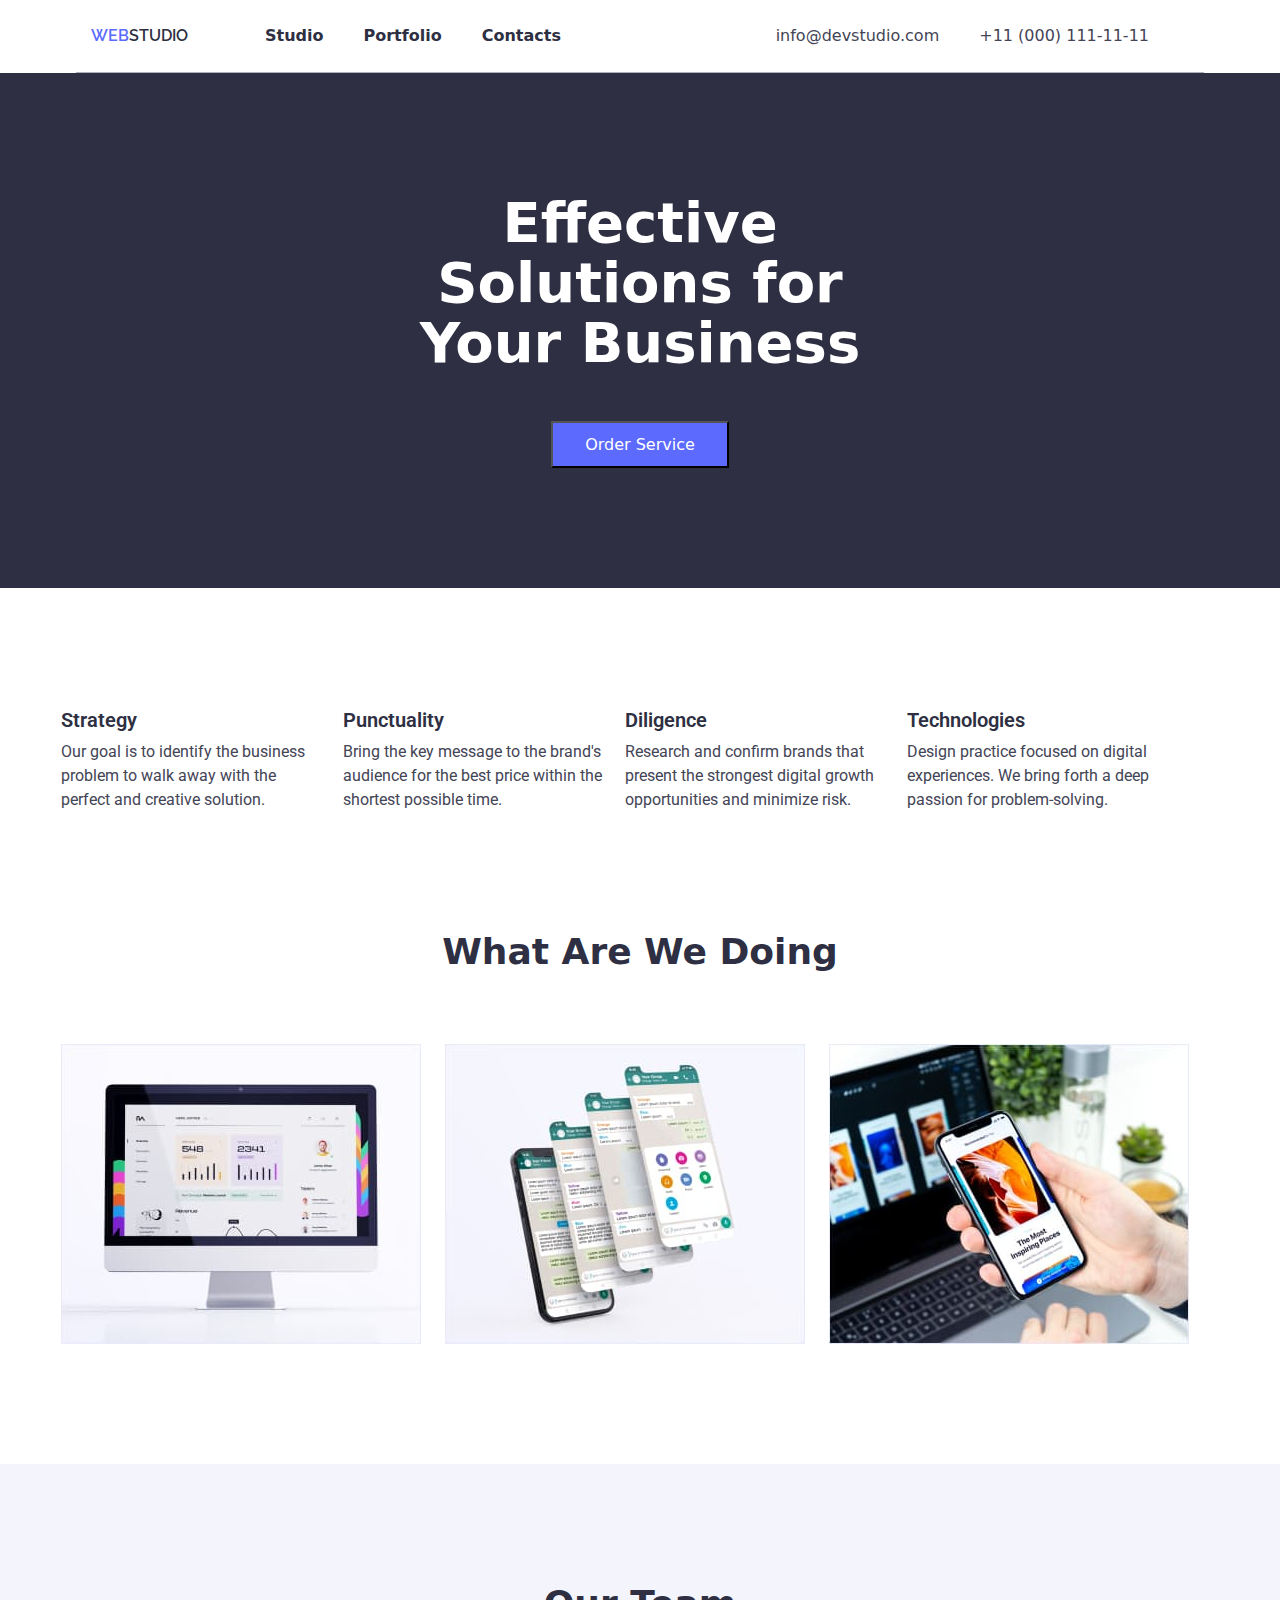
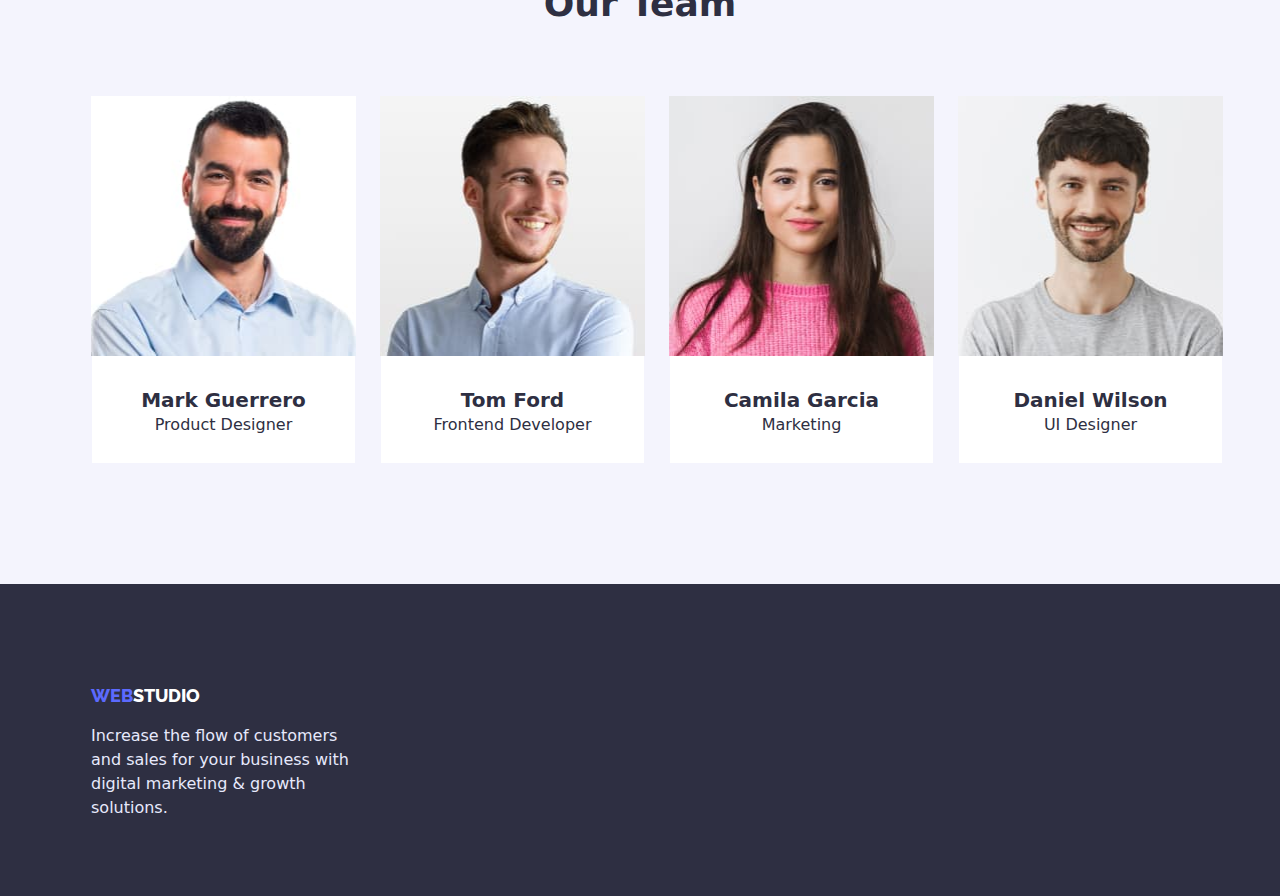
<file: index.html>
<!DOCTYPE html>
<html lang="en">
<head>
    <meta charset="UTF-8">
    <meta http-equiv="X-UA-Compatible" content="IE=edge">
    <meta name="viewport" content="width=device-width, initial-scale=1.0">
    <title>Main Page</title>
    <link rel="preconnect" href="https://fonts.googleapis.com"><link rel="preconnect" href="https://fonts.gstatic.com" crossorigin><link href="https://fonts.googleapis.com/css2?family=Raleway:wght@800&family=Roboto:wght@400;700&display=swap" rel="stylesheet">
    <link rel="stylesheet" href="./css/styles.css">
    <link rel="stylesheet" href="https://cdn.jsdelivr.net/npm/modern-normalize@1.1.0/modern-normalize.min.css">
</head>
<body>
    <main>
        <header class="container  header page-header-container">
            <nav class="page-nav">
                    <a href="" class=" studio link page-header  "><span class="web">Web</span>studio</a>
                    <ul class=" header-list list ">
                        <li class="header-list">
                            <a  class=" link page-header" href="index.html "> Studio</a></li>
                        <li class="header-list">
                            <a class=" link page-header " href=" portfolio.html "> Portfolio</a></li>
                        <li class="header-list">
                            <a class=" link page-header  " href="#contacts">Contacts</a></li>
            </ul>   
        </nav>
        <ul class="header-list list">
             <li class="header-link">
                <a class="Contacts page-header" href="mailto:info@devstudio.com">info@devstudio.com</a></li>
            <li class="header-link page-header">
                <a class="Contacts page-header" href="tel:+110001111111">+11 (000) 111-11-11</a></li>
        </ul> 
    </header> 
        <section class="solutions " id="studio">
            <div class="container" >
            <h1 class="solutions-title">
                Effective Solutions for Your Business
            </h1>
                <button type="button" class="btn btn-list">Order Service</button>
            </div>
            </section>
        <section class="skills ">
            <h2 class="visual skills">Our skills</h2>
            <div class="title-skills container2">
            <ul class="list-ul list ">
                    <li class="st-list">
                        <h3 class="title-list  ">Strategy</h3>
                        <p class="text "> Our goal is to identify the business problem to walk away with the perfect and creative solution.</p>
                    </li>
                    <li class="st-list">
                        <h3  class="title-list ">Punctuality</h3>
                     <p class="text"> Bring the key message to the brand's audience for the best price within the shortest possible time.</p>  
                    </li>
                    <li class="st-list">
                        <h3  class="title-list ">Diligence</h3>
                            <p class="text"> Research and confirm brands that present the strongest digital growth opportunities and minimize risk.</p></li>
                    <li class="st-list">
                        <h3  class="title-list ">Technologies</h3>
                      <p class="text">Design practice focused on digital experiences. We bring forth a deep passion for problem-solving.</p>  
                    </li>
                </ul>
            </div>  
            </section>
   
           <section class="foto">
            <div class="container2">
                <h2 class="kann-title">What are we doing</h2>
                <ul class="foto-list list">
                    <li class="foto-phone"><img src="./images/foto.jpg" alt="Laptop" width="360" height="300"></li>
                    <li class="foto-phone"><img src="./images/foto2.jpg" alt="Phones" width="360" height="300" ></li>
                    <li class="foto-phone"><img src="./images/foto3.jpg" alt="App in phone" width="360" height="300" ></li>
                </ul>
            </div>
            </section>
    <section class="team-title " >
        <div class="container">
   <h2 class="title-team ">Our Team </h2>
   <ul class="team-foto list container2">
    <li class="team-title-foto"> 
        <img src="./images/foto4.jpg" alt="Product Designer" width="265" height="260">
     <div class="  empployees-card-contant-wrapper">
        <h3 class="name">Mark Guerrero</h3>
        <p class="work">Product Designer</p>
    </div>
    </li>
       <li class="team-title-foto"><img src="./images/foto5.jpg" alt="Frontend Developer" width="265" height="260">
        <div class="empployees-card-contant-wrapper">
        <h3 class="name">Tom Ford</h3>
        <p class="work">Frontend Developer</p>
    </div>
    </li> 
    <li class="team-title-foto"><img src="./images/foto6.jpg" alt="Marketing" width="265" height="260">
        <div class="empployees-card-contant-wrapper">
            <h3 class="name">Camila Garcia </h3>
            <p class="work">Marketing</p>
        </div>
    </li>
    <li class="team-title-foto" ><img src="./images/foto7.jpg" alt="UI Designer" width="265" height="260">
        <div class="empployees-card-contant-wrapper">
            <h3 class="name">Daniel Wilson</h3>
            <p class="work">UI Designer</p>
        </div> 
    </li>
   </ul>
</div>
    </section>
    </main>
    <footer class="footer " id="contacts">
        <div class="container">
                <a class=" studio-footer link footer-end list " href=""><span class="web2">Web</span>studio</a></li>
        <p class="end-text">Increase the flow of customers and sales for your business with digital marketing & growth solutions.</p>
    </div>
    </footer>
</body>
</file>
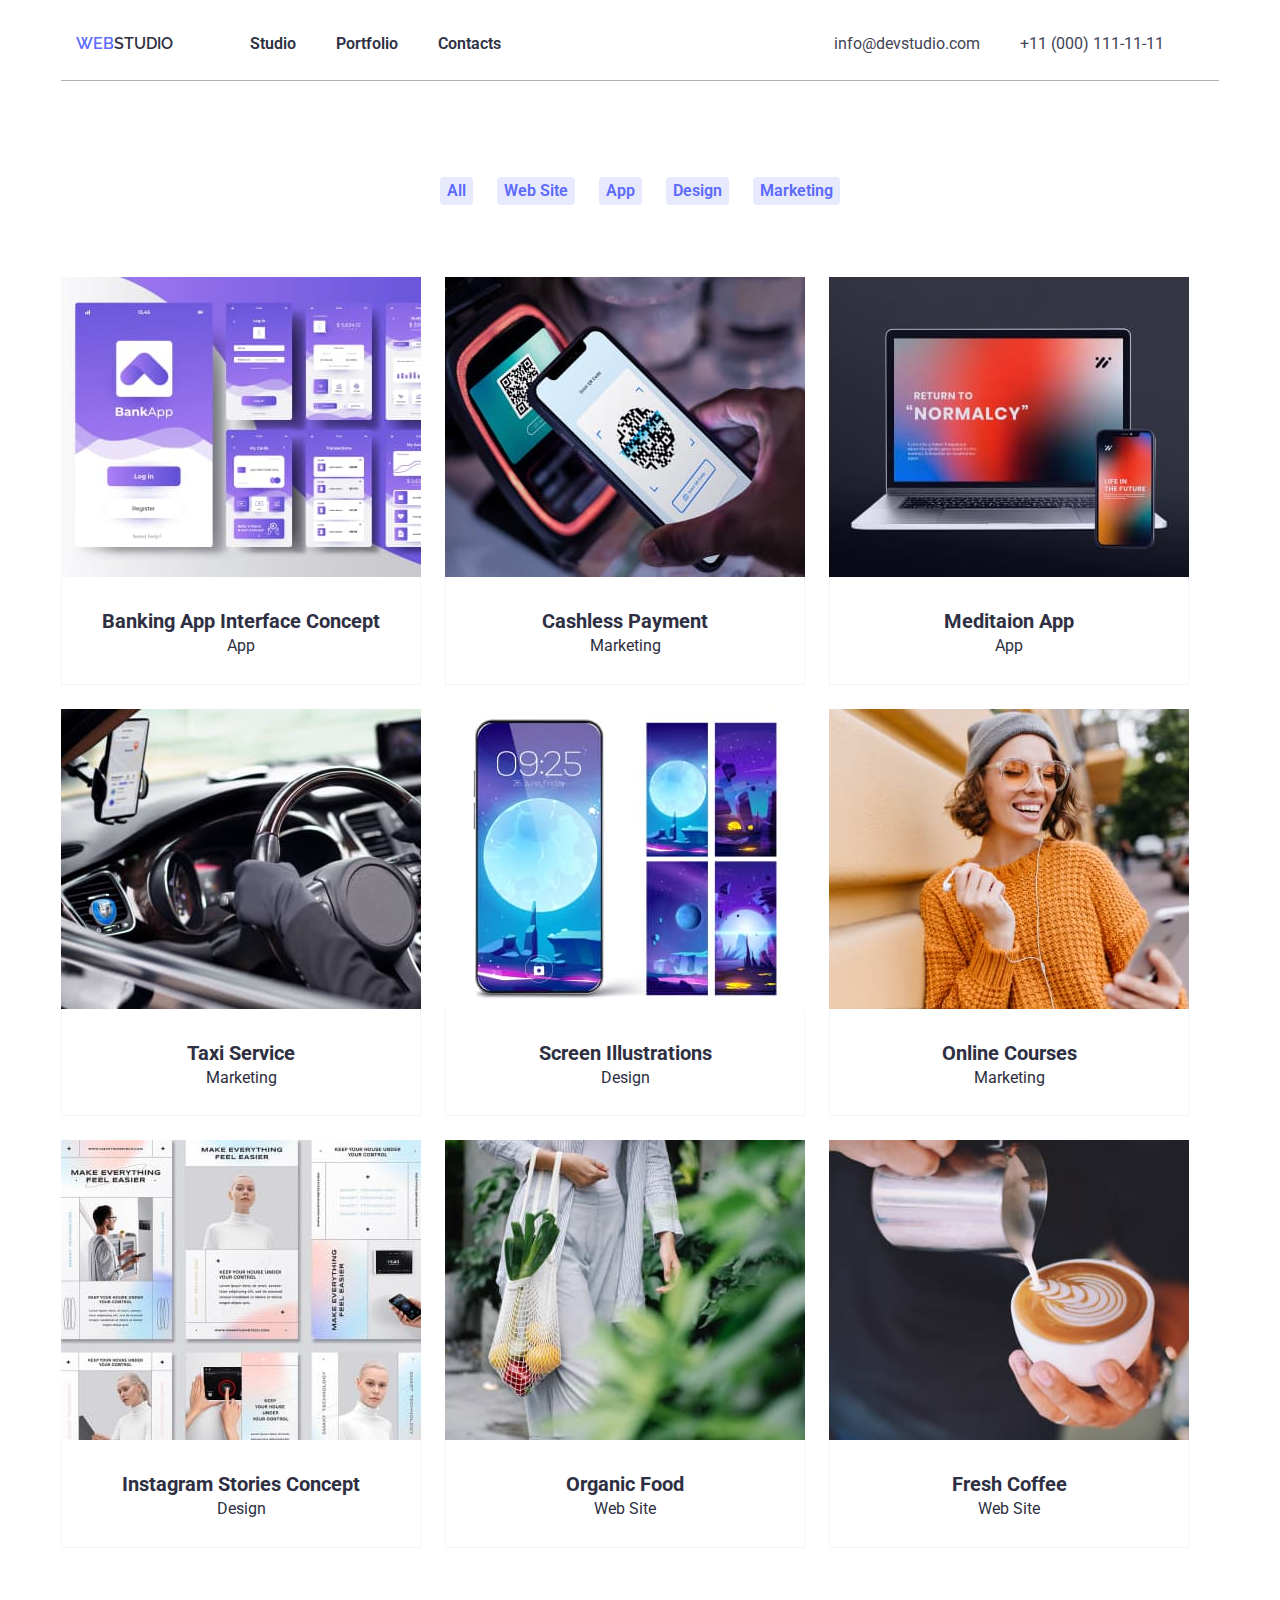
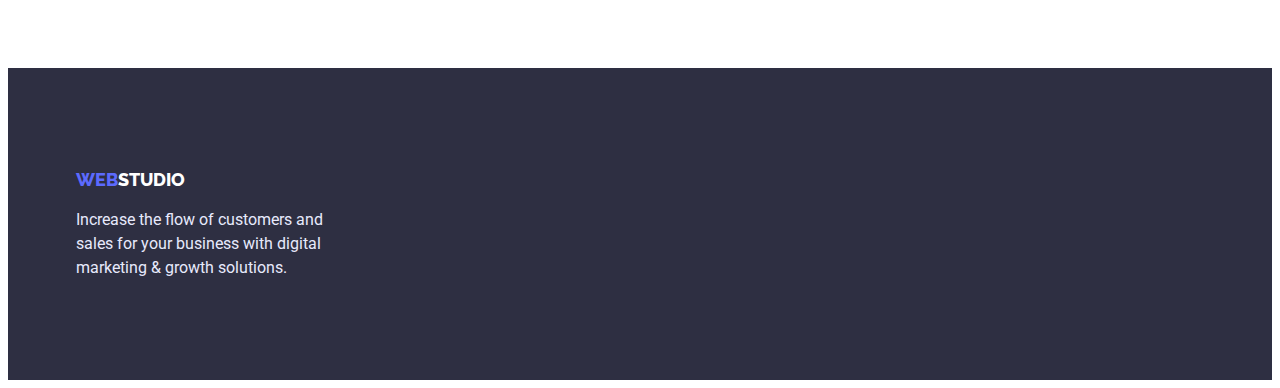
<file: portfolio.html>
<!DOCTYPE html>
<html lang="en">
<head>
    <meta charset="UTF-8">
    <meta http-equiv="X-UA-Compatible" content="IE=edge">
    <meta name="viewport" content="width=device-width, initial-scale=1.0">
    <title>Portfolio</title>
    <link rel="preconnect" href="https://fonts.googleapis.com">
    <link rel="preconnect" href="https://fonts.gstatic.com" crossorigin>
    <link href="https://fonts.googleapis.com/css2?family=Raleway:wght@800&family=Roboto:wght@400;700&display=swap" rel="stylesheet">
<link rel="stylesheet" href="./css/styles.css">
</head>
<body>
    <header class="container  page-header-container header">
        <nav class="page-nav">
            <a href="" class=" studio link page-header"><span class="web">Web</span>studio</a>
            <ul class=" header-list list ">
                <li class="header-list">
                    <a  class=" link page-header" href="index.html "> Studio</a></li>
                <li class="header-list">
                    <a class=" link page-header" href=" portfolio.html "> Portfolio</a></li>
                <li class="header-list">
                    <a class=" link page-header" href="#contacts">Contacts</a></li>
            </ul>
        </nav>
            <ul class="header-list list ">
                <li class=" header-link">
                    <a class=" Contacts page-header" href="mailto:info@devstudio.com">info@devstudio.com</a></li>
                <li class=" header-link">
                    <a class=" Contacts page-header" href="tel:+110001111111">+11 (000) 111-11-11</a></li>
            </ul>
    </header>
    <main>
    <section class="button2">
        <h1 class="Button visual " id="portfolio">Button</h1>
         <ul class="list-button">
        <li><button type="button" class=" button button-list ">All</button></li>
        <li><button type="button" class=" button button-list ">Web Site</button></li>
       <li><button type="button" class=" button button-list ">App</button></li> 
       <li><button type="button" class=" button button-list ">Design</button></li> 
        <li><button type="button" class=" button button-list ">Marketing</button></li>
    </ul>
</section>
    <section class="foto-team container2">
             <ul class=" team-foto-list list" >
            <li class=" team-title-foto">
                <img src="./portfolio-images/foto.jpg" alt="Banking " width="360" height="300">
               <div class="empployees-card-contant-wrapper " >
                <h2  class=" name">Banking App Interface Concept</h2>
                <p class=" work">App</p>
               </div>
            </li>
            <li class="team-title-foto">
                <img src="./portfolio-images/phone.jpg" alt="phone" width="360" height="300">
                <div class="empployees-card-contant-wrapper">
                    <h2 class="name">Cashless Payment</h2>
                    <p class="work" >Marketing</p>
                </div>
            </li>
            <li class=" team-title-foto">
                <img src="./portfolio-images/Laptop.jpg" alt="Meditaion App" width="360" height="300">
                <div  class="empployees-card-contant-wrapper">
                    <h2 class="name">Meditaion App</h2>
                    <p class="work">App</p>
                </div>
            </li>
            <li class="team-title-foto">
                <img src="./portfolio-images/taxi.jpg" alt="Taxi" width="360" height="300">  
                <div class="empployees-card-contant-wrapper" >
                    <h3 class="name">Taxi Service</h3>
                    <p class="work">Marketing</p>
                </div>
            </li>
            <li class="team-title-foto" >
                <img src="./portfolio-images/screen.jpg" alt="Screen" width="360" height="300">
               <div class="empployees-card-contant-wrapper">
                <h3 class="name">Screen Illustrations</h3>
                <p class="work" >Design</p>
               </div>
            </li>
            <li class="team-title-foto">
                <img src="./portfolio-images/online.jpg" alt="Online Courses" width="360" height="300">
               <div class="empployees-card-contant-wrapper" >
                <h3 class="name">Online Courses</h3>
                <p class="work">Marketing</p>
               </div>
            </li>
            <li class="team-title-foto">
                <img src="./portfolio-images/instagram.jpg" alt="Instagram Stories" width="360" height="300">
             <div class="empployees-card-contant-wrapper">  
                <h3 class="name">Instagram Stories Concept</h3>
               <p class="work">Design</p>
            </div>
        </li>
            <li class="team-title-foto">
                <img src="./portfolio-images/organic.jpg" alt="Organic Food" width="360" height="300">
                <div class="empployees-card-contant-wrapper" >
                    <h3 class="name" >Organic Food</h3>
                    <p class="work">Web Site</p>
                </div>
            </li>
            <li class="team-title-foto">
                <img src="./portfolio-images/coffee.jpg" alt="Fresh Coffee" width="360" height="300"> 
                <div class="empployees-card-contant-wrapper" >
                    <h3 class="name" >Fresh Coffee</h3>
                    <p class="work">Web Site</p>
                </div>
            </li>   
        </ul>
    </section>
 </main>  
 <footer class="footer" id="contacts">
    <div class="container">
        <ul class="footer-end list">
            <li class="studio-footer">
                <a class=" studio-footer link" href=""><span class="web">Web</span>studio</a></li>
        </ul>
        <p class="end-text">Increase the flow of customers and sales for your business with digital marketing & growth solutions.</p>
    </div>
    </footer>  
</body>
</html>
</file>
<file: css/styles.css>
:root{
    --title-color : #2E2F42;
    --typle-color:#5c6afd;
    --while-color:#FFFFFF;
    --typle2-color:#434455;
    --while2-color:#E7E9FC;
    --while3-color:#F4F4FD;
    --blue-color:#4D5AE5;
    --title2-color:#AFB1B8;
}

h1,
h2,
h3,
p{
margin-top: 0%;
margin-bottom: 0%;
}

ul{
margin-top: 0%;
margin-bottom: 0%;
padding-left: 0%;
}
img{
display: block;
}
.container{
width: 1128px;
margin-left: auto;
margin-right: auto;
padding-left: 15px;
padding-right: 15px;
}
.container2{
    width: 1158px;
    margin-left: auto;
    margin-right: auto;
}
/*-------------HEADER-------------- */
.header{
    border-bottom: 1px solid var(--title2-color);
}
.studio{
    margin-right: 77px;
}
.header-list:not(:last-child) {
    margin-right: 40px;
}
.page-header-container{
    display: flex;
    align-items: center;
}
.page-nav{
    display:flex;
    align-items: center;
}
.header-list{
    display: flex;
    align-items: center;
    margin-left: auto;
}
body{
    color:var(--title-color) ;
    font-family: 'Roboto',sans-serif;}
.web{
    color: var(--typle-color);
    text-transform: uppercase; 
    font-family: Raleway;
}
.studio{
    color:var(--title-color);
    text-transform: uppercase; 
    font-family: Raleway;
}
/*---------------BUTTON------------ */
.page-header{
    padding-top: 24px;
    padding-bottom: 24px;
}
.header-list :hover,
.header-list:focus{
color:var(--blue-color);
}

.button-list:hover,
.button-list:focus{  
    background-color:var(--blue-color);
    color: var(--while-color);}
.btn-list:focus,
.btn-list:hover{
    background-color: var(--blue-color);
    color:var(--while-color) ;
}
/* --------HEADER-------- */
.link{
    font-size: 16px;
    line-height:calc(24/16);
    color:var(--title-color);
    font-weight: 600;
}
.Contacts{
    font-size: 16px;
    line-height:calc(24/16);
    color:var(--typle2-color);
    text-decoration: none;
    margin-left: auto;
    margin-right: 40px;
}
/*--------------STUDIO---------- */
.skills{
    padding-top: 120px;
}
.solutions{
    padding-top:120px ;
    padding-bottom:120px;
    background:var(--title-color);
}
.foto-list{
    display: flex;
    flex-wrap: wrap;
    gap: 24px;
}
.solutions-title{
    font-size: 56px;
    line-height:calc(60/56);
    color:var(--while-color);
    width: 492px;
    margin-left:auto;
    margin-right: auto;
    text-align: center;
}
/*-------------BUTTON------------- */
.btn{
      padding-top:12px; ;
      padding-bottom: 12px;
      padding-left:32px;
      padding-right: 32px;
    font-family:inherit;
        font-size: 16px;
        line-height: calc(19/16);
        cursor: pointer;
}
.btn{
    background-color: var(--typle-color); 
    color:var(--while-color);
    margin-top: 48px;
    margin-left: auto;
    margin-right: auto;
    display: block;
}
.button{
    padding: 12px,32px,12px,32px;
    font-family: inherit;
    font-size: 16px;
    line-height: calc(24/16);
    cursor: pointer;
    background: var(--while2-color);
    color:var(--typle-color);
    border: 1px solid var(--while2-color);
    border-radius: 4px;
    font-weight: 600;
}
.button2{
    margin-bottom:72px;
    margin-top: 96px;
}
.list-button{
    display: flex;
    list-style: none;
    gap: 24px;
    justify-content: center;
}
    /*------------PORTFOLIO------------- */
.visual{
        position: absolute;
        width: 1px;
        height: 1px;
        margin: -1px;
        border: 0;
        padding: 0;
        white-space:nowrap;
        clip-path: inset(100%);
        clip: rect(0 0 0 0);
        overflow: hidden;
    }
    /* ---------BUTTON--------- */
.Button{
        position: absolute;
        width: 1px;
        height: 1px;
        margin: -1px;
        border: 0;
        padding: 0;
        white-space:nowrap;
        clip-path: inset(100%);
        clip: rect(0 0 0 0);
        overflow: hidden; 
    }
    /* --------------STUDIO---------- */
.list-ul{
 outline: 1px solid var(--while-color);
 padding: 0%;
 margin: 0;
display: flex;
flex-wrap: wrap;
}
.st-list:not(last-child){
    margin-right: 18px;
}
.list-ul>.st-list{
    outline: 1px solid var(--while-color)   
}
    .title-team{
        font-size: 36px;
        line-height: calc(40/36);
        color:var(--title-color);
        margin-bottom: 72px;
        margin-left:auto;
        margin-right: auto;
        text-align: center;
    }
.title-list{
        font-family: Roboto;
        font-weight: 600;
        font-size: 20px;
        line-height:calc(24/20);
        color:var(--title-color);
        margin-bottom:8px;
    }
.text{
        font-size: 16px;
        line-height:calc(24/16);
        color:var(--typle2-color);
        font-family:'Roboto';
        font-weight: 400;
        width: 264px;
    }

.foto-team{
margin-bottom: 120px;
    }
.foto{
        padding-top:120px ;
        padding-bottom: 120px;
    }
    /*-----------LIST-------- */
.list{
    list-style: none;
}
.link{
    text-decoration: none;
}
/* FOTO */
.kann-title{
    font-size: 36px;
    line-height:calc(40/36) ;
    color: var(--title-color);
    text-transform: capitalize;
    margin-bottom: 72px;
    margin-left:auto ;
    margin-right:auto;
    text-align: center;
}
/*---------CONTACTS-----------*/
.empployees-card-contant-wrapper{
border: 1px solid var(--while3-color);
background-color: var(--while-color);
border-top: none;
padding-top:32px;
padding-bottom: 32px;
}
.team-title{
    background:var(--while3-color);
    padding-top:120px;
    padding-bottom:120px;
}
.team-foto{
display: flex;
gap: 24px;
}
.team-foto-list{
    display: flex;
    flex-wrap: wrap;
    gap:24px;
}
.team-title-foto{
    font-size: 36px;
    line-height:calc(40/36);
    color:var(--title-color);
    text-align: center;
}
.title-foto{
    font-size: 36px;
    line-height:calc(40/36);
    color:var(--title-color);
    margin-bottom: 48px;
    margin-right: 24px;

}
.card{
    margin-bottom: 120px;
}
.empployees-card-contant{
    border: 1px solid var(--while3-color);
background-color: var(--while-color);
border-top: none;
padding: 32px,16px,32px,26px;
}
.team{
    background-color:var(--while-color);
}
.name{
    font-size: 20px;
    line-height:calc(24/20);
    color:var(--title-color);
}

.work{
    font-size: 16px;
    line-height: calc(16/24);
    color:var(--title-color) ; 
    margin-top: 8px;
}
/*----------FOOTER---------- */
.footer{
    background-color:var(--title-color);
    padding-top:100px;
    padding-bottom:100px ;
}
.web2{
    color: var(--typle-color);
    text-transform: uppercase; 
    font-family: Raleway;
}
.studio-footer{
    color: var(--while-color);
    font-size: 18px;
    line-height: calc(24/18);
    font-weight: 800;
    text-transform: uppercase; 
    font-family: Raleway;
}
.end-text{
    font-size: 16px;
    line-height:calc(24/16);
    color:var(--while2-color) ;
     width: 264px;
     height:72px;
     margin-top: 16px;
    
}
</file>
